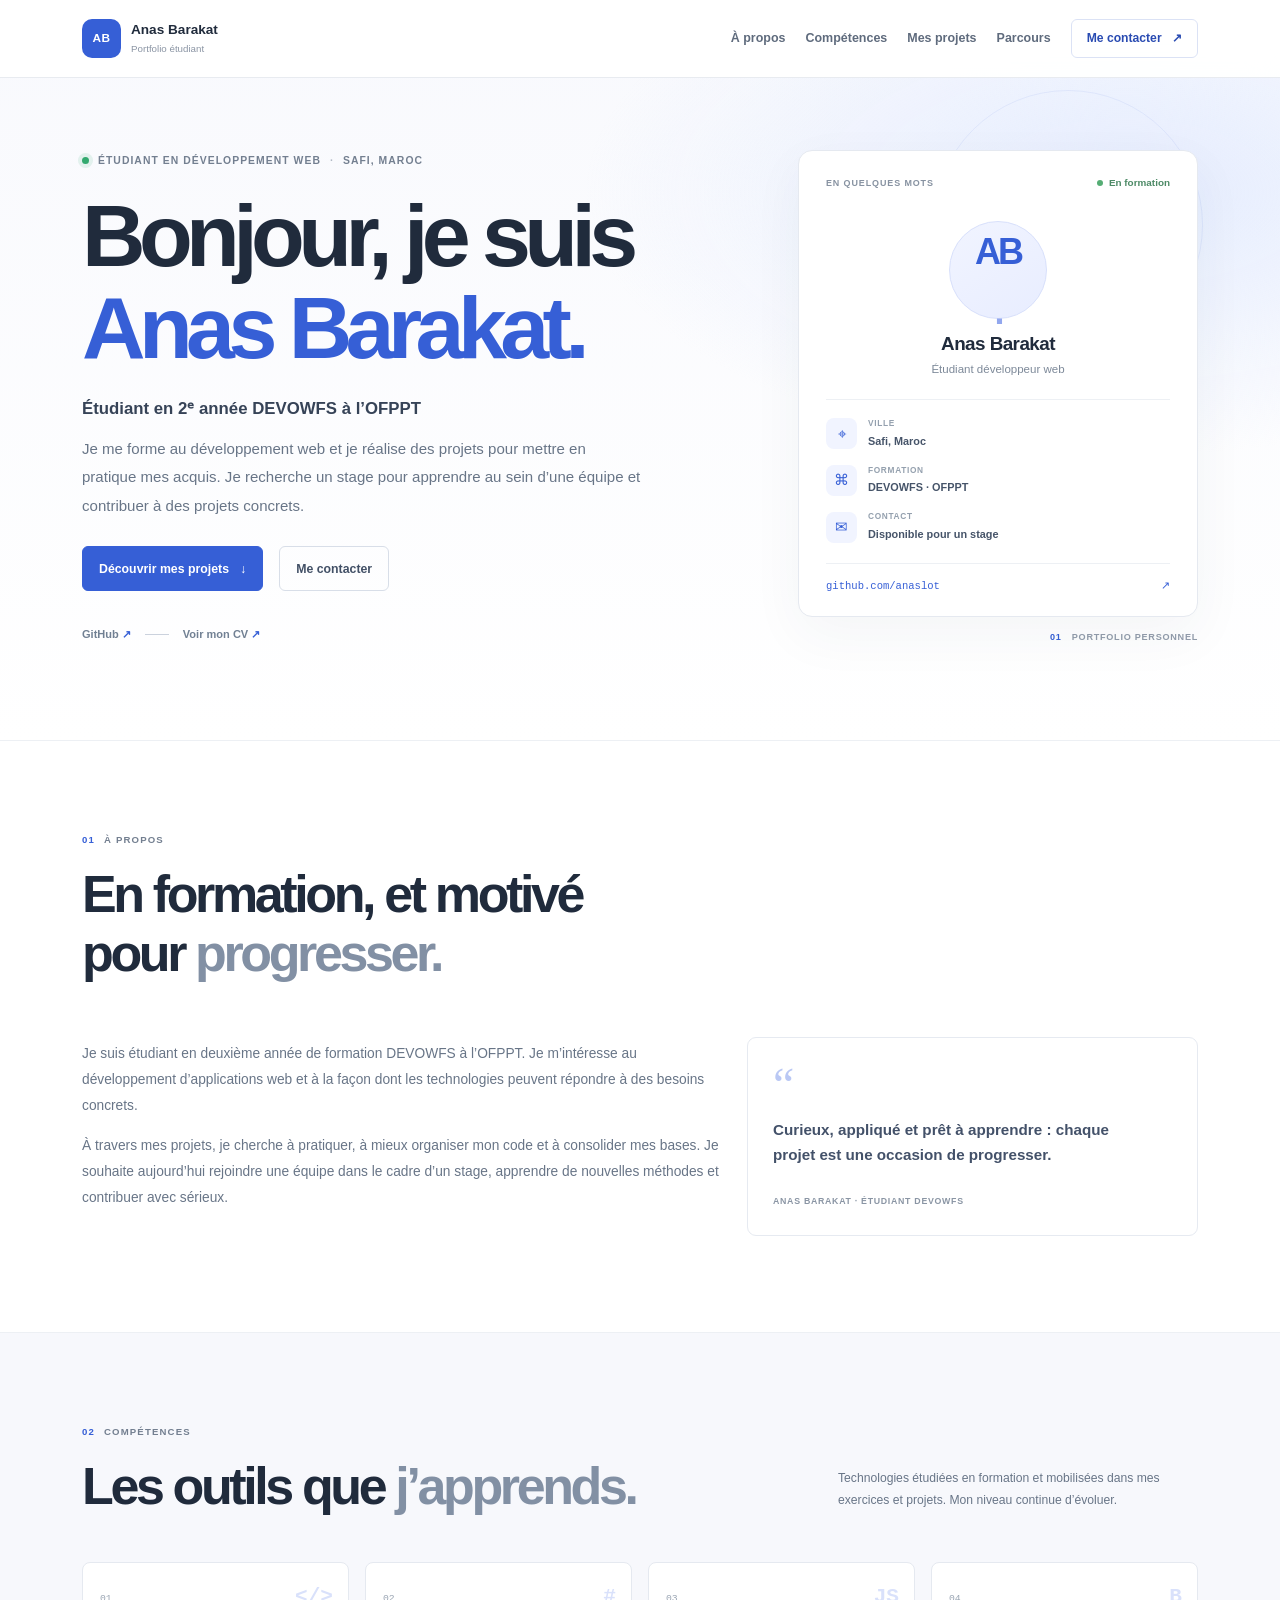
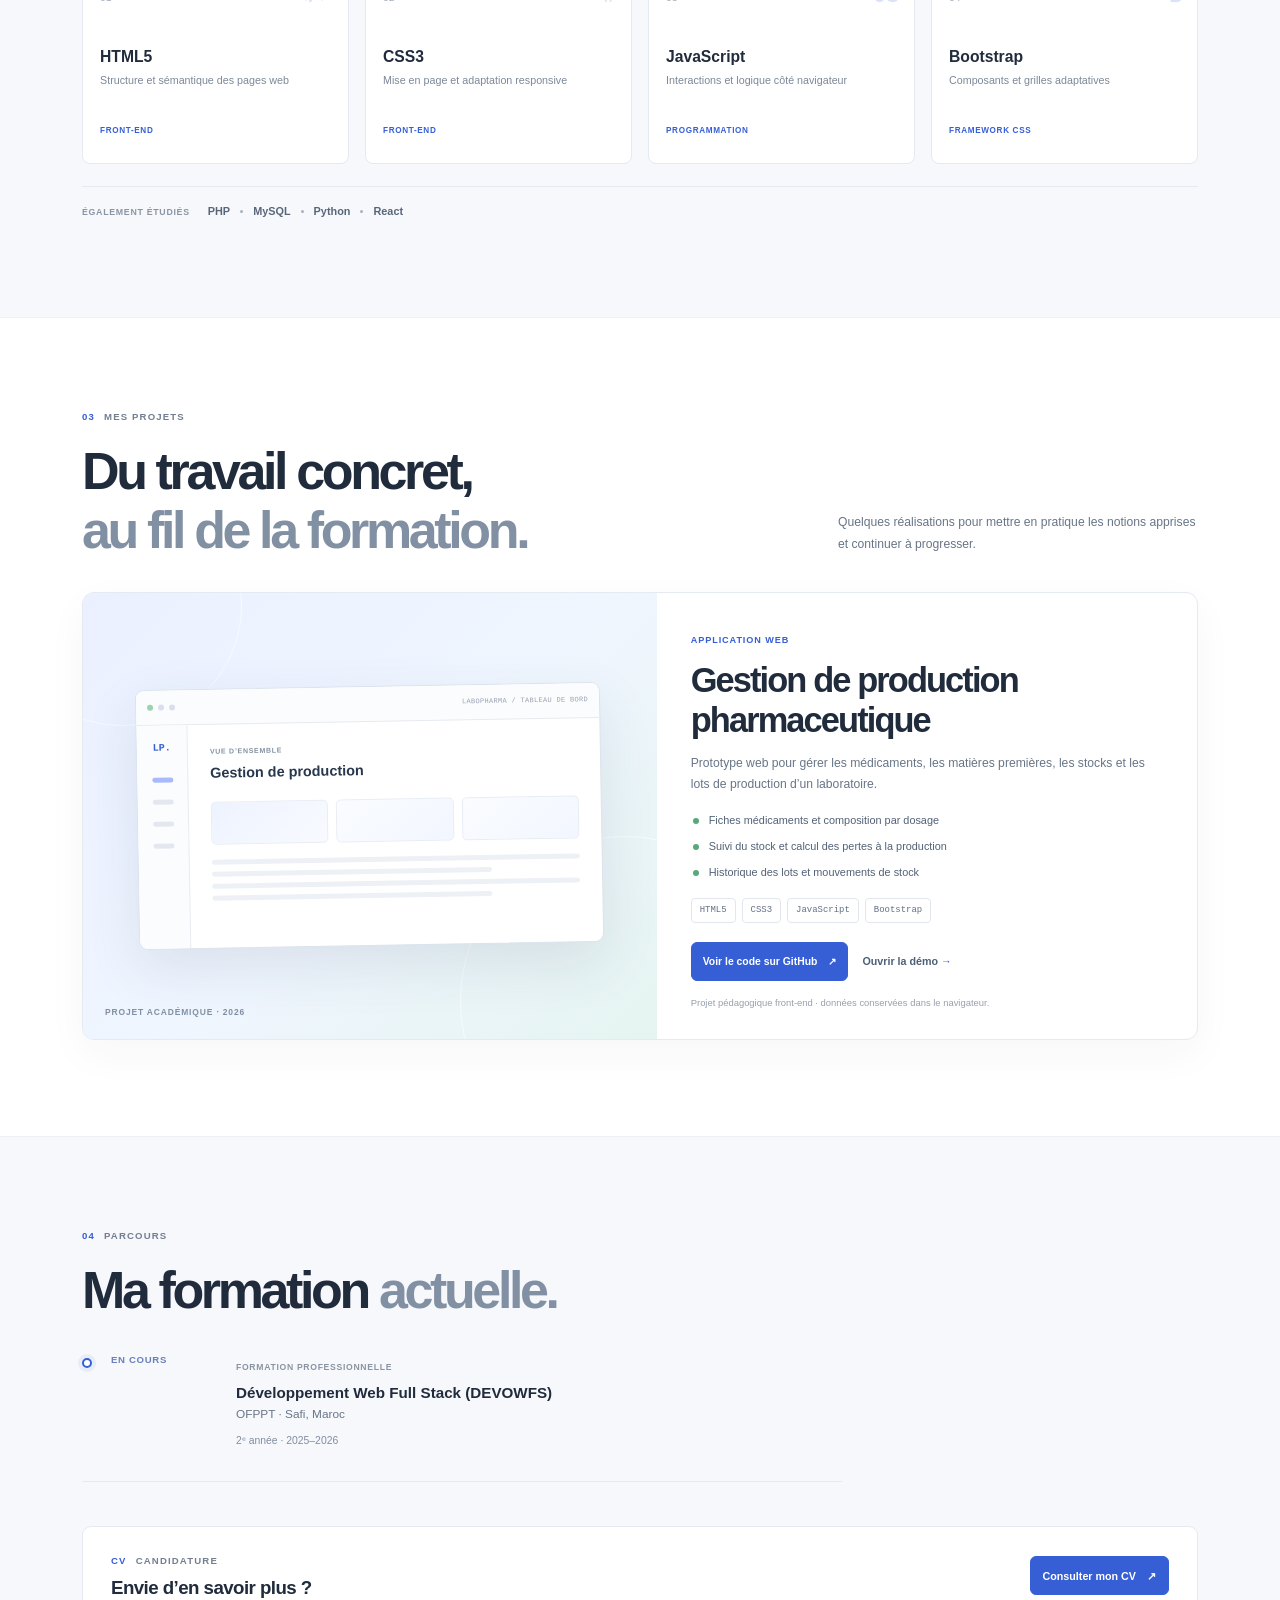
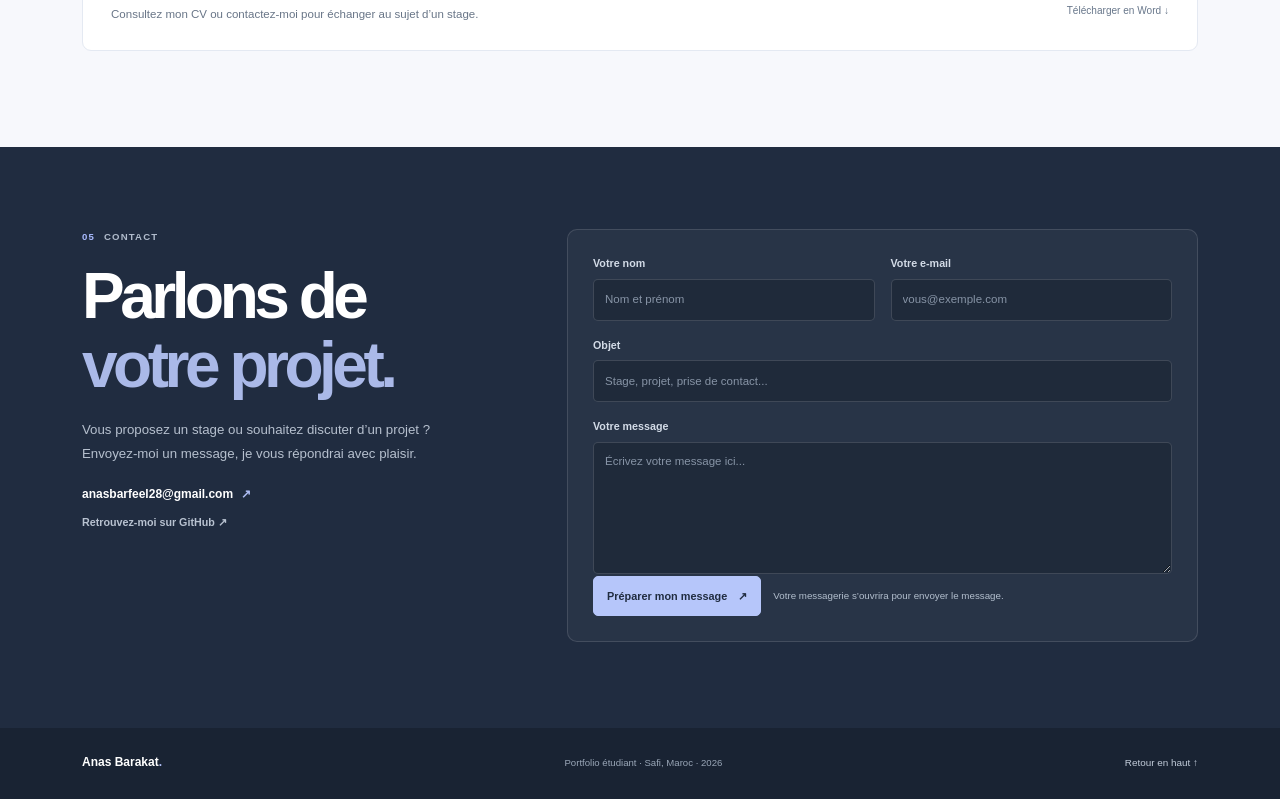
<file: index.html>
<!doctype html>
<html lang="fr">
<head>
  <meta charset="utf-8">
  <meta name="viewport" content="width=device-width, initial-scale=1">
  <meta name="theme-color" content="#f7f8fc">
  <meta name="description" content="Portfolio d’Anas Barakat, étudiant en développement web à l’OFPPT à Safi. Découvrez ses compétences, son parcours et ses projets.">
  <title>Anas Barakat — Étudiant en développement web</title>
  <link rel="preconnect" href="https://cdn.jsdelivr.net">
  <link href="https://cdn.jsdelivr.net/npm/bootstrap@5.3.3/dist/css/bootstrap.min.css" rel="stylesheet">
  <link rel="stylesheet" href="style.css">
</head>
<body>
  <a class="skip-link" href="#contenu">Aller au contenu</a>

  <nav class="navbar navbar-expand-lg fixed-top site-navbar" aria-label="Navigation principale">
    <div class="container">
      <a class="navbar-brand brand" href="#accueil" aria-label="Anas Barakat, accueil">
        <span class="brand-mark">AB</span>
        <span>Anas Barakat<small>Portfolio étudiant</small></span>
      </a>
      <button class="navbar-toggler" type="button" data-bs-toggle="collapse" data-bs-target="#mainNavigation" aria-controls="mainNavigation" aria-expanded="false" aria-label="Ouvrir le menu">
        <span class="navbar-toggler-icon"></span>
      </button>
      <div class="collapse navbar-collapse" id="mainNavigation">
        <ul class="navbar-nav ms-auto align-items-lg-center gap-lg-1">
          <li class="nav-item"><a class="nav-link" href="#apropos">À propos</a></li>
          <li class="nav-item"><a class="nav-link" href="#competences">Compétences</a></li>
          <li class="nav-item"><a class="nav-link" href="#projets">Mes projets</a></li>
          <li class="nav-item"><a class="nav-link" href="#parcours">Parcours</a></li>
          <li class="nav-item ms-lg-2"><a class="btn btn-nav" href="#contact">Me contacter <span aria-hidden="true">↗</span></a></li>
        </ul>
      </div>
    </div>
  </nav>

  <main id="contenu">
    <section class="hero-section" id="accueil">
      <div class="container">
        <div class="row align-items-center gy-5">
          <div class="col-lg-7">
            <p class="eyebrow"><span class="availability-dot"></span> ÉTUDIANT EN DÉVELOPPEMENT WEB <span class="eyebrow-divider">·</span> SAFI, MAROC</p>
            <h1>Bonjour, je suis<br><span class="hero-name">Anas Barakat.</span></h1>
            <p class="hero-subtitle">Étudiant en 2ᵉ année DEVOWFS à l’OFPPT</p>
            <p class="hero-description">Je me forme au développement web et je réalise des projets pour mettre en pratique mes acquis. Je recherche un stage pour apprendre au sein d’une équipe et contribuer à des projets concrets.</p>
            <div class="d-flex flex-wrap gap-3 hero-actions">
              <a class="btn btn-primary-custom" href="#projets">Découvrir mes projets <span aria-hidden="true">↓</span></a>
              <a class="btn btn-outline-custom" href="#contact">Me contacter</a>
            </div>
            <div class="hero-social">
              <a href="https://github.com/anaslot" target="_blank" rel="noopener noreferrer">GitHub <span aria-hidden="true">↗</span></a>
              <span class="social-separator"></span>
              <a href="CV_AnasBarakat.pdf" target="_blank" rel="noopener noreferrer">Voir mon CV <span aria-hidden="true">↗</span></a>
            </div>
          </div>
          <div class="col-lg-5">
            <div class="profile-card">
              <div class="profile-card-top"><span class="profile-label">EN QUELQUES MOTS</span><span class="profile-status"><i></i> En formation</span></div>
              <div class="profile-avatar" aria-hidden="true">AB<span>.</span></div>
              <h2>Anas Barakat</h2>
              <p>Étudiant développeur web</p>
              <div class="profile-divider"></div>
              <div class="profile-details">
                <div><span class="detail-icon" aria-hidden="true">⌖</span><span><small>VILLE</small><b>Safi, Maroc</b></span></div>
                <div><span class="detail-icon" aria-hidden="true">⌘</span><span><small>FORMATION</small><b>DEVOWFS · OFPPT</b></span></div>
                <div><span class="detail-icon" aria-hidden="true">✉</span><span><small>CONTACT</small><b>Disponible pour un stage</b></span></div>
              </div>
              <a class="profile-github" href="https://github.com/anaslot" target="_blank" rel="noopener noreferrer">github.com/anaslot <span aria-hidden="true">↗</span></a>
            </div>
            <p class="profile-caption"><span>01</span> PORTFOLIO PERSONNEL</p>
          </div>
        </div>
      </div>
    </section>

    <section class="section-block" id="apropos">
      <div class="container">
        <div class="section-heading">
          <p class="section-kicker"><span>01</span> À PROPOS</p>
          <h2>En formation, et motivé<br>pour <span>progresser.</span></h2>
        </div>
        <div class="row g-4 about-row">
          <div class="col-lg-7">
            <div class="about-copy">
              <p>Je suis étudiant en deuxième année de formation DEVOWFS à l’OFPPT. Je m’intéresse au développement d’applications web et à la façon dont les technologies peuvent répondre à des besoins concrets.</p>
              <p>À travers mes projets, je cherche à pratiquer, à mieux organiser mon code et à consolider mes bases. Je souhaite aujourd’hui rejoindre une équipe dans le cadre d’un stage, apprendre de nouvelles méthodes et contribuer avec sérieux.</p>
            </div>
          </div>
          <div class="col-lg-5">
            <div class="about-note">
              <span class="note-mark" aria-hidden="true">“</span>
              <p>Curieux, appliqué et prêt à apprendre : chaque projet est une occasion de progresser.</p>
              <span class="note-caption">ANAS BARAKAT · ÉTUDIANT DEVOWFS</span>
            </div>
          </div>
        </div>
      </div>
    </section>

    <section class="section-block section-tinted" id="competences">
      <div class="container">
        <div class="section-heading section-heading-row">
          <div><p class="section-kicker"><span>02</span> COMPÉTENCES</p><h2>Les outils que <span>j’apprends.</span></h2></div>
          <p class="section-aside">Technologies étudiées en formation et mobilisées dans mes exercices et projets. Mon niveau continue d’évoluer.</p>
        </div>
        <div class="row g-3 skills-grid">
          <div class="col-6 col-lg-3"><article class="skill-card"><span class="skill-number">01</span><span class="skill-symbol" aria-hidden="true">&lt;/&gt;</span><h3>HTML5</h3><p>Structure et sémantique des pages web</p><span class="skill-category">FRONT-END</span></article></div>
          <div class="col-6 col-lg-3"><article class="skill-card"><span class="skill-number">02</span><span class="skill-symbol" aria-hidden="true">#</span><h3>CSS3</h3><p>Mise en page et adaptation responsive</p><span class="skill-category">FRONT-END</span></article></div>
          <div class="col-6 col-lg-3"><article class="skill-card"><span class="skill-number">03</span><span class="skill-symbol" aria-hidden="true">JS</span><h3>JavaScript</h3><p>Interactions et logique côté navigateur</p><span class="skill-category">PROGRAMMATION</span></article></div>
          <div class="col-6 col-lg-3"><article class="skill-card"><span class="skill-number">04</span><span class="skill-symbol" aria-hidden="true">B</span><h3>Bootstrap</h3><p>Composants et grilles adaptatives</p><span class="skill-category">FRAMEWORK CSS</span></article></div>
        </div>
        <div class="other-skills"><span>ÉGALEMENT ÉTUDIÉS</span><p>PHP <i></i> MySQL <i></i> Python <i></i> React</p></div>
      </div>
    </section>

    <section class="section-block" id="projets">
      <div class="container">
        <div class="section-heading section-heading-row">
          <div><p class="section-kicker"><span>03</span> MES PROJETS</p><h2>Du travail concret,<br><span>au fil de la formation.</span></h2></div>
          <p class="section-aside">Quelques réalisations pour mettre en pratique les notions apprises et continuer à progresser.</p>
        </div>
        <article class="project-card">
          <div class="project-visual">
            <div class="project-browser">
              <div class="browser-bar"><span></span><span></span><span></span><i>LABOPHARMA / TABLEAU DE BORD</i></div>
              <div class="browser-content">
                <div class="browser-sidebar"><b>LP.</b><span></span><span></span><span></span><span></span></div>
                <div class="browser-main"><small>VUE D’ENSEMBLE</small><strong>Gestion de production</strong><div class="browser-stat-row"><i></i><i></i><i></i></div><div class="browser-table"><span></span><span></span><span></span><span></span></div></div>
              </div>
            </div>
            <span class="project-visual-caption">PROJET ACADÉMIQUE · 2026</span>
          </div>
          <div class="project-content">
            <span class="project-type">APPLICATION WEB</span>
            <h3>Gestion de production<br>pharmaceutique</h3>
            <p>Prototype web pour gérer les médicaments, les matières premières, les stocks et les lots de production d’un laboratoire.</p>
            <ul class="project-points">
              <li>Fiches médicaments et composition par dosage</li>
              <li>Suivi du stock et calcul des pertes à la production</li>
              <li>Historique des lots et mouvements de stock</li>
            </ul>
            <div class="project-tags"><span>HTML5</span><span>CSS3</span><span>JavaScript</span><span>Bootstrap</span></div>
            <div class="project-links">
              <a class="btn btn-primary-custom" href="https://github.com/anaslot/Labo-Pharmacie" target="_blank" rel="noopener noreferrer">Voir le code sur GitHub <span aria-hidden="true">↗</span></a>
              <a class="project-demo-link" href="index2.html">Ouvrir la démo <span aria-hidden="true">→</span></a>
            </div>
            <p class="project-note">Projet pédagogique front-end · données conservées dans le navigateur.</p>
          </div>
        </article>
      </div>
    </section>

    <section class="section-block section-tinted" id="parcours">
      <div class="container">
        <div class="section-heading">
          <p class="section-kicker"><span>04</span> PARCOURS</p>
          <h2>Ma formation <span>actuelle.</span></h2>
        </div>
        <div class="education-item">
          <span class="education-dot" aria-hidden="true"></span>
          <div class="education-date">EN COURS</div>
          <div class="education-content"><span class="education-label">FORMATION PROFESSIONNELLE</span><h3>Développement Web Full Stack (DEVOWFS)</h3><p>OFPPT · Safi, Maroc</p><span class="education-year">2ᵉ année · 2025–2026</span></div>
        </div>
        <div class="cv-callout">
          <div><span class="section-kicker"><span>CV</span> CANDIDATURE</span><h3>Envie d’en savoir plus ?</h3><p>Consultez mon CV ou contactez-moi pour échanger au sujet d’un stage.</p></div>
          <div class="cv-actions"><a class="btn btn-primary-custom" href="CV_AnasBarakat.pdf" target="_blank" rel="noopener noreferrer">Consulter mon CV <span aria-hidden="true">↗</span></a><a class="cv-download" href="CV_AnasBarakat.docx" download>Télécharger en Word ↓</a></div>
        </div>
      </div>
    </section>

    <section class="contact-section" id="contact">
      <div class="container">
        <div class="row g-5">
          <div class="col-lg-5 contact-intro">
            <p class="section-kicker section-kicker-light"><span>05</span> CONTACT</p>
            <h2>Parlons de<br><span>votre projet.</span></h2>
            <p>Vous proposez un stage ou souhaitez discuter d’un projet ? Envoyez-moi un message, je vous répondrai avec plaisir.</p>
            <a class="contact-email" href="mailto:anasbarfeel28@gmail.com">anasbarfeel28@gmail.com <span aria-hidden="true">↗</span></a>
            <a class="contact-github" href="https://github.com/anaslot" target="_blank" rel="noopener noreferrer">Retrouvez-moi sur GitHub ↗</a>
          </div>
          <div class="col-lg-7">
            <form class="contact-form" id="contact-form">
              <div class="row g-3">
                <div class="col-md-6"><label for="contact-name">Votre nom</label><input class="form-control" id="contact-name" name="name" autocomplete="name" required maxlength="80" placeholder="Nom et prénom"></div>
                <div class="col-md-6"><label for="contact-email">Votre e-mail</label><input class="form-control" id="contact-email" name="email" type="email" autocomplete="email" required maxlength="120" placeholder="vous@exemple.com"></div>
                <div class="col-12"><label for="contact-subject">Objet</label><input class="form-control" id="contact-subject" name="subject" required maxlength="120" placeholder="Stage, projet, prise de contact..."></div>
                <div class="col-12"><label for="contact-message">Votre message</label><textarea class="form-control" id="contact-message" name="message" rows="5" required maxlength="3000" placeholder="Écrivez votre message ici..."></textarea></div>
                <div class="col-12 contact-submit-row"><button class="btn btn-submit" type="submit">Préparer mon message <span aria-hidden="true">↗</span></button><p id="form-status" class="form-status" role="status">Votre messagerie s’ouvrira pour envoyer le message.</p></div>
              </div>
            </form>
          </div>
        </div>
      </div>
    </section>
  </main>

  <footer class="site-footer">
    <div class="container footer-inner">
      <a class="footer-brand" href="#accueil">Anas Barakat<span>.</span></a>
      <p>Portfolio étudiant · Safi, Maroc · <span id="year"></span></p>
      <a href="#accueil">Retour en haut ↑</a>
    </div>
  </footer>

  <script src="https://cdn.jsdelivr.net/npm/bootstrap@5.3.3/dist/js/bootstrap.bundle.min.js"></script>
  <script src="script.js"></script>
</body>
</html>
</file>
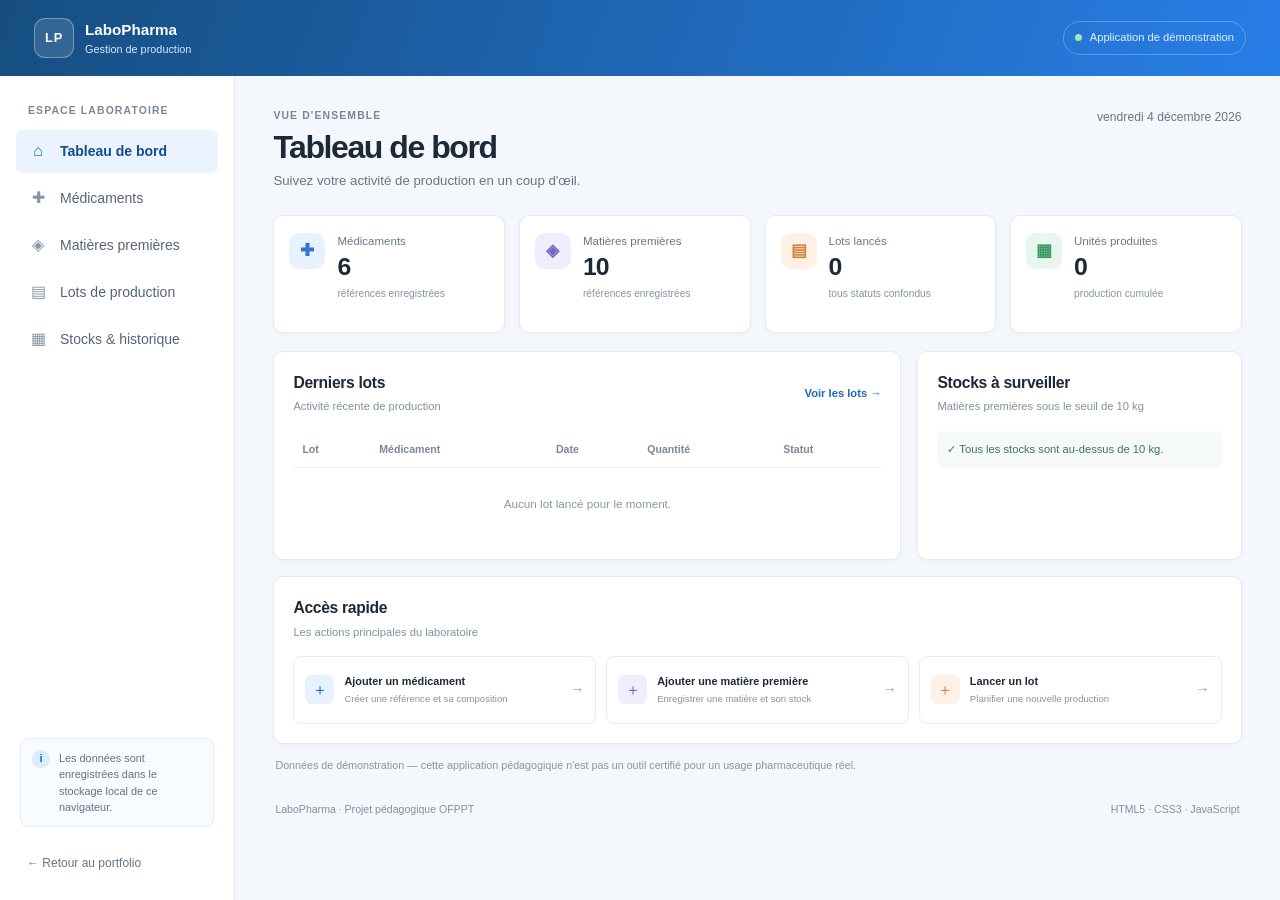
<file: index2.html>
<!doctype html>
<html lang="fr">
<head>
  <meta charset="utf-8">
  <meta name="viewport" content="width=device-width, initial-scale=1">
  <meta name="theme-color" content="#1767bb">
  <meta name="description" content="Application de démonstration pour la gestion des médicaments, des matières premières, des stocks et des lots de production d'un laboratoire pharmaceutique.">
  <title>LaboPharma — Gestion de production</title>
  <link rel="stylesheet" href="style2.css">
  <script src="script2.js" defer></script>
</head>
<body>
  <header class="site-header">
    <div class="header-content">
      <a class="brand" href="#accueil" aria-label="LaboPharma, accueil">
        <span class="brand-mark" aria-hidden="true">LP</span>
        <span><strong>LaboPharma</strong><small>Gestion de production</small></span>
      </a>
      <span class="demo-badge"><span></span> Application de démonstration</span>
    </div>
  </header>

  <div class="app-layout">
    <aside class="sidebar" aria-label="Navigation de l'application">
      <p class="nav-label">ESPACE LABORATOIRE</p>
      <nav class="main-nav">
        <button class="nav-link is-active" type="button" data-view="dashboard" aria-current="page"><span aria-hidden="true">⌂</span> Tableau de bord</button>
        <button class="nav-link" type="button" data-view="medicaments"><span aria-hidden="true">✚</span> Médicaments</button>
        <button class="nav-link" type="button" data-view="matieres"><span aria-hidden="true">◈</span> Matières premières</button>
        <button class="nav-link" type="button" data-view="production"><span aria-hidden="true">▤</span> Lots de production</button>
        <button class="nav-link" type="button" data-view="stocks"><span aria-hidden="true">▦</span> Stocks & historique</button>
      </nav>
      <div class="sidebar-note">
        <span class="note-icon" aria-hidden="true">i</span>
        <p>Les données sont enregistrées dans le stockage local de ce navigateur.</p>
      </div>
      <a class="portfolio-link" href="../index.html">← Retour au portfolio</a>
    </aside>

    <main class="main-content" id="contenu">
      <section class="view is-visible" id="view-dashboard" aria-labelledby="page-title">
        <div class="page-heading">
          <div><p class="eyebrow">VUE D'ENSEMBLE</p><h1 id="page-title">Tableau de bord</h1><p class="heading-copy">Suivez votre activité de production en un coup d'œil.</p></div>
          <span class="today-label" id="today-label"></span>
        </div>
        <div class="stat-grid">
          <article class="stat-card"><span class="stat-icon blue" aria-hidden="true">✚</span><div><p>Médicaments</p><strong id="stat-medicaments">0</strong><small>références enregistrées</small></div></article>
          <article class="stat-card"><span class="stat-icon violet" aria-hidden="true">◈</span><div><p>Matières premières</p><strong id="stat-matieres">0</strong><small>références enregistrées</small></div></article>
          <article class="stat-card"><span class="stat-icon orange" aria-hidden="true">▤</span><div><p>Lots lancés</p><strong id="stat-lots">0</strong><small>tous statuts confondus</small></div></article>
          <article class="stat-card"><span class="stat-icon green" aria-hidden="true">▦</span><div><p>Unités produites</p><strong id="stat-unites">0</strong><small>production cumulée</small></div></article>
        </div>
        <div class="dashboard-grid">
          <section class="panel">
            <div class="panel-heading"><div><h2>Derniers lots</h2><p>Activité récente de production</p></div><button class="text-button" type="button" data-go="production">Voir les lots →</button></div>
            <div class="table-wrap"><table><thead><tr><th>Lot</th><th>Médicament</th><th>Date</th><th>Quantité</th><th>Statut</th></tr></thead><tbody id="recent-lots"></tbody></table></div>
          </section>
          <section class="panel alert-panel">
            <div class="panel-heading"><div><h2>Stocks à surveiller</h2><p>Matières premières sous le seuil de 10 kg</p></div></div>
            <div id="low-stock-list" class="low-stock-list"></div>
          </section>
        </div>
        <section class="panel quick-panel">
          <div class="panel-heading"><div><h2>Accès rapide</h2><p>Les actions principales du laboratoire</p></div></div>
          <div class="quick-actions">
            <button class="quick-action" type="button" data-go="medicaments"><span class="quick-icon">＋</span><span><b>Ajouter un médicament</b><small>Créer une référence et sa composition</small></span><span class="quick-arrow">→</span></button>
            <button class="quick-action" type="button" data-go="matieres"><span class="quick-icon violet">＋</span><span><b>Ajouter une matière première</b><small>Enregistrer une matière et son stock</small></span><span class="quick-arrow">→</span></button>
            <button class="quick-action" type="button" data-go="production"><span class="quick-icon orange">＋</span><span><b>Lancer un lot</b><small>Planifier une nouvelle production</small></span><span class="quick-arrow">→</span></button>
          </div>
        </section>
        <p class="app-disclaimer">Données de démonstration — cette application pédagogique n'est pas un outil certifié pour un usage pharmaceutique réel.</p>
      </section>

      <section class="view" id="view-medicaments" aria-labelledby="medicaments-title" hidden>
        <div class="page-heading"><div><p class="eyebrow">CATALOGUE PRODUITS</p><h1 id="medicaments-title">Gestion des médicaments</h1><p class="heading-copy">Gérez les fiches produit et les compositions de fabrication.</p></div><button class="primary-button" type="button" data-form="medicament-form">＋ Nouveau médicament</button></div>
        <section class="panel form-panel" id="medicament-form-panel" hidden>
          <div class="panel-heading"><div><h2 id="medicament-form-title">Ajouter un médicament</h2><p>Les dosages sont exprimés en grammes par unité produite.</p></div><button class="icon-button" type="button" data-cancel="medicament-form" aria-label="Fermer le formulaire">×</button></div>
          <form id="medicament-form">
            <input type="hidden" name="editingId">
            <div class="form-grid">
              <label>Code de référence<input name="code" required maxlength="20" placeholder="Ex. MED007"></label>
              <label>Désignation<input name="name" required maxlength="80" placeholder="Ex. Paracétamol 500 mg"></label>
              <label>Forme galénique<select name="form" required><option value="">Choisir une forme</option><option>Comprimé</option><option>Gélule</option><option>Sirop</option><option>Liquide</option><option>Pommade</option><option>Gel</option><option>Poudre</option><option>Injectable</option><option>Autre</option></select></label>
              <label>Prix public (MAD)<input name="ppm" type="number" min="0" step="0.01" required placeholder="0,00"></label>
              <label class="full-field">Descriptif thérapeutique<textarea name="description" rows="2" maxlength="240" placeholder="Description du médicament"></textarea></label>
            </div>
            <div class="recipe-heading"><div><h3>Composition du médicament</h3><p>Ajoutez les matières premières, le dosage unitaire et le taux de perte.</p></div><button class="secondary-button" type="button" id="add-ingredient">＋ Ajouter une matière</button></div>
            <div id="recipe-rows" class="recipe-rows"></div>
            <div class="form-actions"><button class="secondary-button" type="button" data-cancel="medicament-form">Annuler</button><button class="primary-button" type="submit">Enregistrer le médicament</button></div>
          </form>
        </section>
        <section class="panel">
          <div class="panel-heading list-heading"><div><h2>Liste des médicaments</h2><p id="medicament-count">0 référence</p></div><label class="search-box"><span aria-hidden="true">⌕</span><input id="medicament-search" type="search" placeholder="Rechercher..." aria-label="Rechercher un médicament"></label></div>
          <div class="table-wrap"><table><thead><tr><th>Référence</th><th>Désignation</th><th>Forme</th><th>PPM (MAD)</th><th>Composition</th><th>Actions</th></tr></thead><tbody id="medicament-rows"></tbody></table></div>
        </section>
      </section>

      <section class="view" id="view-matieres" aria-labelledby="matieres-title" hidden>
        <div class="page-heading"><div><p class="eyebrow">APPROVISIONNEMENT</p><h1 id="matieres-title">Matières premières</h1><p class="heading-copy">Suivez les matières premières disponibles et leur provenance.</p></div><button class="primary-button" type="button" data-form="matiere-form">＋ Nouvelle matière</button></div>
        <section class="panel form-panel" id="matiere-form-panel" hidden>
          <div class="panel-heading"><div><h2 id="matiere-form-title">Ajouter une matière première</h2><p>Les quantités sont suivies en kilogrammes (kg).</p></div><button class="icon-button" type="button" data-cancel="matiere-form" aria-label="Fermer le formulaire">×</button></div>
          <form id="matiere-form">
            <input type="hidden" name="editingId">
            <div class="form-grid">
              <label>Code de référence<input name="code" required maxlength="20" placeholder="Ex. MP011"></label>
              <label>Intitulé<input name="name" required maxlength="80" placeholder="Nom de la matière première"></label>
              <label>Provenance<select name="origin" required><option value="Locale">Locale</option><option value="Importée">Importée</option></select></label>
              <label>Stock disponible (kg)<input name="stock" type="number" min="0" step="0.001" required placeholder="0"></label>
            </div>
            <div class="form-actions"><button class="secondary-button" type="button" data-cancel="matiere-form">Annuler</button><button class="primary-button" type="submit">Enregistrer la matière</button></div>
          </form>
        </section>
        <section class="panel">
          <div class="panel-heading list-heading"><div><h2>Inventaire des matières</h2><p id="matiere-count">0 références</p></div><label class="search-box"><span aria-hidden="true">⌕</span><input id="matiere-search" type="search" placeholder="Rechercher..." aria-label="Rechercher une matière première"></label></div>
          <div class="table-wrap"><table><thead><tr><th>Référence</th><th>Intitulé</th><th>Provenance</th><th>Stock disponible</th><th>Actions</th></tr></thead><tbody id="matiere-rows"></tbody></table></div>
        </section>
      </section>

      <section class="view" id="view-production" aria-labelledby="production-title" hidden>
        <div class="page-heading"><div><p class="eyebrow">FABRICATION</p><h1 id="production-title">Lots de production</h1><p class="heading-copy">Lancez un lot et déduisez automatiquement les matières du stock.</p></div></div>
        <section class="panel form-panel">
          <div class="panel-heading"><div><h2>Lancer un nouveau lot</h2><p>La composition et les pertes déterminent les quantités consommées.</p></div></div>
          <form id="production-form">
            <div class="form-grid">
              <label>Médicament à produire<select name="medicationId" id="production-medication" required></select></label>
              <label>Date de lancement<input name="date" type="date" required></label>
              <label>Quantité à produire (unités)<input name="quantity" type="number" min="1" step="1" required placeholder="Ex. 500"></label>
            </div>
            <div id="production-preview" class="production-preview" aria-live="polite"></div>
            <div class="form-actions"><span class="form-hint">Le lancement consomme les matières premières immédiatement.</span><button class="primary-button" type="submit">Lancer le lot</button></div>
          </form>
        </section>
        <section class="panel">
          <div class="panel-heading list-heading"><div><h2>Historique des lots</h2><p id="lot-count">0 lots</p></div><label class="search-box"><span aria-hidden="true">⌕</span><input id="lot-search" type="search" placeholder="Rechercher..." aria-label="Rechercher un lot"></label></div>
          <div class="table-wrap"><table><thead><tr><th>N° du lot</th><th>Médicament</th><th>Date</th><th>Quantité</th><th>Statut</th><th>Actions</th></tr></thead><tbody id="lot-rows"></tbody></table></div>
        </section>
      </section>

      <section class="view" id="view-stocks" aria-labelledby="stocks-title" hidden>
        <div class="page-heading"><div><p class="eyebrow">SUIVI DES QUANTITÉS</p><h1 id="stocks-title">Stocks & historique</h1><p class="heading-copy">Consultez les stocks disponibles et les mouvements enregistrés.</p></div><button class="secondary-button" type="button" id="export-history">Exporter l'historique CSV</button></div>
        <section class="panel">
          <div class="panel-heading list-heading"><div><h2>Stock des matières premières</h2><p>Les seuils d'alerte sont fixés à 10 kg.</p></div></div>
          <div class="table-wrap"><table><thead><tr><th>Référence</th><th>Matière première</th><th>Stock disponible</th><th>Niveau</th></tr></thead><tbody id="stock-material-rows"></tbody></table></div>
        </section>
        <section class="panel">
          <div class="panel-heading list-heading"><div><h2>Stock des médicaments</h2><p>Quantité cumulée issue des lots lancés.</p></div></div>
          <div class="table-wrap"><table><thead><tr><th>Référence</th><th>Médicament</th><th>Unités en stock</th><th>Forme</th></tr></thead><tbody id="stock-medication-rows"></tbody></table></div>
        </section>
        <section class="panel">
          <div class="panel-heading list-heading"><div><h2>Historique des mouvements</h2><p id="movement-count">0 mouvements</p></div></div>
          <div class="table-wrap"><table><thead><tr><th>Date</th><th>Type</th><th>Référence</th><th>Détail</th><th>Variation</th></tr></thead><tbody id="movement-rows"></tbody></table></div>
        </section>
      </section>
      <div class="toast" id="toast" role="status" aria-live="polite"></div>
      <footer class="main-footer"><span>LaboPharma <span aria-hidden="true">·</span> Projet pédagogique OFPPT</span><span>HTML5 · CSS3 · JavaScript</span></footer>
    </main>
  </div>
</body>
</html>
</file>
<file: style.css>
:root {
  --ink: #202b3c;
  --muted: #687587;
  --soft-muted: #8a95a4;
  --line: #e7eaf0;
  --paper: #fff;
  --canvas: #f7f8fc;
  --blue: #365fd6;
  --blue-dark: #294bb2;
  --blue-soft: #eef2ff;
  --mint: #c8f2df;
  --nav-height: 78px;
}

* { box-sizing: border-box; }
html { scroll-behavior: smooth; scroll-padding-top: calc(var(--nav-height) + 18px); }
body { margin: 0; background: var(--paper); color: var(--ink); font-family: "Segoe UI", Inter, -apple-system, BlinkMacSystemFont, sans-serif; line-height: 1.65; -webkit-font-smoothing: antialiased; }
a { color: inherit; }
a:focus-visible, button:focus-visible, input:focus-visible, textarea:focus-visible { outline: 3px solid #8ca9ff; outline-offset: 3px; }
.skip-link { position: absolute; z-index: 1050; top: 8px; left: 8px; padding: 8px 12px; transform: translateY(-150%); border-radius: 5px; background: var(--ink); color: white; text-decoration: none; }
.skip-link:focus { transform: translateY(0); }

.site-navbar { min-height: var(--nav-height); border-bottom: 1px solid #e8ebf0; background: rgba(255, 255, 255, .94); backdrop-filter: blur(14px); }
.brand { display: inline-flex; align-items: center; gap: 10px; color: var(--ink); font-size: .85rem; font-weight: 750; line-height: 1.2; }
.brand:hover { color: var(--ink); }
.brand-mark { display: grid; width: 39px; height: 39px; place-items: center; border-radius: 10px; background: var(--blue); color: white; font-size: .74rem; font-weight: 800; letter-spacing: .04em; }
.brand small { display: block; margin-top: 4px; color: #8b95a4; font-size: .61rem; font-weight: 500; }
.site-navbar .nav-link { padding: 10px 12px; color: #5f6b7d; font-size: .78rem; font-weight: 600; transition: color .18s ease; }
.site-navbar .nav-link:hover, .site-navbar .nav-link:focus { color: var(--blue); }
.btn-nav { padding: 9px 15px; border: 1px solid #dbe2f5; border-radius: 6px; color: var(--blue-dark); font-size: .76rem; font-weight: 700; }
.btn-nav:hover { border-color: var(--blue); background: var(--blue-soft); color: var(--blue-dark); }
.btn-nav span { margin-left: 7px; }

.hero-section { position: relative; overflow: hidden; padding: 150px 0 95px; background: radial-gradient(ellipse at 88% 26%, rgba(214, 226, 255, .58), transparent 34%), linear-gradient(180deg, #f8f9fd 0%, #fff 100%); }
.hero-section::before { position: absolute; top: 90px; right: 6%; width: 270px; height: 270px; border: 1px solid rgba(54, 95, 214, .08); border-radius: 50%; content: ""; pointer-events: none; }
.hero-section .container { position: relative; }
.eyebrow, .section-kicker { display: flex; align-items: center; gap: 9px; margin: 0 0 21px; color: #737f90; font-size: .65rem; font-weight: 750; letter-spacing: .1em; }
.availability-dot { width: 7px; height: 7px; border-radius: 50%; background: #33a96f; box-shadow: 0 0 0 4px #33a96f1d; }
.eyebrow-divider { color: #b2bac5; }
.hero-section h1 { margin: 0; font-size: clamp(3.2rem, 7vw, 5.5rem); font-weight: 750; letter-spacing: -.075em; line-height: 1.05; }
.hero-name { color: var(--blue); }
.hero-subtitle { margin: 20px 0 0; color: #364357; font-size: 1.05rem; font-weight: 650; }
.hero-description { max-width: 560px; margin: 12px 0 0; color: var(--muted); font-size: .94rem; line-height: 1.9; }
.hero-actions { margin-top: 26px; }
.btn-primary-custom { display: inline-flex; min-height: 45px; align-items: center; justify-content: center; gap: 11px; padding: 10px 16px; border: 1px solid var(--blue); border-radius: 6px; background: var(--blue); color: white; font-size: .77rem; font-weight: 700; transition: background .2s, border-color .2s, transform .2s; }
.btn-primary-custom:hover { transform: translateY(-1px); border-color: var(--blue-dark); background: var(--blue-dark); color: white; }
.btn-outline-custom { display: inline-flex; min-height: 45px; align-items: center; justify-content: center; padding: 10px 16px; border: 1px solid #d8dee8; border-radius: 6px; color: #425066; font-size: .77rem; font-weight: 700; }
.btn-outline-custom:hover { border-color: var(--blue); background: white; color: var(--blue); }
.hero-social { display: flex; align-items: center; gap: 14px; margin-top: 34px; color: #718093; font-size: .69rem; font-weight: 700; }
.hero-social a { text-decoration: none; }
.hero-social a:hover { color: var(--blue); }
.hero-social a span { color: var(--blue); }
.social-separator { width: 24px; height: 1px; background: #cbd2dd; }
.profile-card { position: relative; max-width: 400px; margin-left: auto; padding: 24px 27px 21px; border: 1px solid #e5e9f0; border-radius: 14px; background: white; box-shadow: 0 18px 54px #2438580c; }
.profile-card-top { display: flex; align-items: center; justify-content: space-between; gap: 10px; }
.profile-label { color: #8792a1; font-size: .56rem; font-weight: 750; letter-spacing: .1em; }
.profile-status { display: inline-flex; align-items: center; gap: 6px; color: #4d8a66; font-size: .62rem; font-weight: 650; }
.profile-status i { width: 6px; height: 6px; border-radius: 50%; background: #55ad74; }
.profile-avatar { display: grid; width: 98px; height: 98px; place-items: center; margin: 30px auto 14px; border: 1px solid #d8e0fb; border-radius: 50%; background: linear-gradient(145deg, #f1f4ff, #e8edff); color: var(--blue); font-size: 2.25rem; font-weight: 750; letter-spacing: -.08em; }
.profile-avatar span { color: #92a7ee; }
.profile-card h2 { margin: 0; text-align: center; font-size: 1.18rem; font-weight: 700; letter-spacing: -.03em; }
.profile-card>p { margin: 4px 0 0; color: #7d8999; text-align: center; font-size: .72rem; }
.profile-divider { height: 1px; margin: 20px 0 17px; background: #edf0f4; }
.profile-details { display: grid; gap: 13px; }
.profile-details>div { display: flex; align-items: center; gap: 11px; }
.detail-icon { display: grid; width: 31px; height: 31px; flex: 0 0 auto; place-items: center; border-radius: 8px; background: #f1f4ff; color: var(--blue); font-size: .91rem; }
.profile-details small, .profile-details b { display: block; }
.profile-details small { color: #94a0ae; font-size: .52rem; font-weight: 700; letter-spacing: .08em; }
.profile-details b { margin-top: 2px; color: #465469; font-size: .68rem; font-weight: 650; }
.profile-github { display: flex; justify-content: space-between; margin-top: 19px; padding-top: 14px; border-top: 1px solid #edf0f4; color: var(--blue); font-family: Consolas, monospace; font-size: .66rem; text-decoration: none; }
.profile-caption { max-width: 400px; margin: 13px 0 0 auto; color: #929cab; font-size: .57rem; font-weight: 700; letter-spacing: .08em; text-align: right; }
.profile-caption span { margin-right: 7px; color: var(--blue); }

.section-block { padding: 91px 0 96px; border-top: 1px solid #edf0f4; }
.section-tinted { background: var(--canvas); }
.section-kicker { margin-bottom: 17px; font-size: .6rem; letter-spacing: .12em; }
.section-kicker>span { color: var(--blue); }
.section-heading h2 { margin: 0; font-size: clamp(2.15rem, 4.2vw, 3.25rem); font-weight: 720; letter-spacing: -.065em; line-height: 1.14; }
.section-heading h2>span { color: #8290a4; }
.about-row { margin-top: 29px; }
.about-copy { padding: 4px 0; }
.about-copy p { max-width: 650px; margin: 0 0 14px; color: var(--muted); font-size: .86rem; line-height: 1.9; }
.about-note { position: relative; height: 100%; padding: 25px 25px 22px; border: 1px solid #e6eaf1; border-radius: 9px; background: white; }
.note-mark { color: #bac8f4; font-family: Georgia, serif; font-size: 3rem; line-height: .9; }
.about-note p { max-width: 370px; margin: 8px 0 19px; color: #435169; font-size: .95rem; font-weight: 600; line-height: 1.65; }
.note-caption { color: #8a95a4; font-size: .55rem; font-weight: 700; letter-spacing: .08em; }
.section-heading-row { display: flex; align-items: end; justify-content: space-between; gap: 30px; }
.section-aside { max-width: 360px; margin: 0 0 4px; color: var(--muted); font-size: .76rem; line-height: 1.8; }
.skills-grid { margin-top: 30px; }
.skill-card { position: relative; min-height: 202px; overflow: hidden; padding: 20px 17px; border: 1px solid #e5e9f0; border-radius: 8px; background: white; transition: transform .2s, box-shadow .2s; }
.skill-card:hover { transform: translateY(-3px); box-shadow: 0 12px 28px #263c5b0b; }
.skill-number { color: #9aa5b3; font-family: Consolas, monospace; font-size: .61rem; }
.skill-symbol { position: absolute; top: 16px; right: 15px; color: #d9e1fb; font-family: Consolas, monospace; font-size: 1.32rem; font-weight: 750; }
.skill-card h3 { margin: 39px 0 5px; font-size: .98rem; font-weight: 700; }
.skill-card p { min-height: 40px; margin: 0; color: #7c8898; font-size: .67rem; line-height: 1.6; }
.skill-category { display: inline-block; margin-top: 12px; color: var(--blue); font-size: .51rem; font-weight: 750; letter-spacing: .08em; }
.other-skills { display: flex; align-items: baseline; gap: 18px; margin-top: 22px; padding-top: 16px; border-top: 1px solid #e5e9f0; }
.other-skills>span { color: #8a95a4; font-size: .55rem; font-weight: 750; letter-spacing: .08em; }
.other-skills p { display: flex; flex-wrap: wrap; align-items: center; gap: 10px; margin: 0; color: #58667a; font-size: .68rem; font-weight: 650; }
.other-skills i { width: 3px; height: 3px; border-radius: 50%; background: #a8b1bd; }

.project-card { display: grid; grid-template-columns: 1.03fr .97fr; overflow: hidden; margin-top: 32px; border: 1px solid #e5e9f0; border-radius: 12px; background: white; box-shadow: 0 14px 42px #283c5b0a; }
.project-visual { position: relative; display: flex; min-height: 395px; align-items: center; justify-content: center; overflow: hidden; padding: 36px; background: linear-gradient(135deg, #eaf0ff 0%, #f0f6ff 50%, #e5f4f1 100%); }
.project-visual::before, .project-visual::after { position: absolute; width: 240px; height: 240px; border: 1px solid #fff9; border-radius: 50%; content: ""; }
.project-visual::before { top: -107px; left: -81px; }
.project-visual::after { right: -133px; bottom: -127px; width: 330px; height: 330px; }
.project-browser { position: relative; z-index: 1; width: min(100%, 465px); overflow: hidden; border: 1px solid #dce3ed; border-radius: 9px; background: #fff; box-shadow: 0 20px 55px #293c5c1c; transform: rotate(-1deg); }
.browser-bar { display: flex; height: 35px; align-items: center; gap: 5px; padding: 0 11px; border-bottom: 1px solid #e7ebf0; background: #fbfcfe; }
.browser-bar>span { width: 6px; height: 6px; border-radius: 50%; background: #d9dfeb; }
.browser-bar>span:first-child { background: #9bd3ae; }
.browser-bar i { margin-left: auto; color: #98a3b1; font-family: Consolas, monospace; font-size: .44rem; font-style: normal; letter-spacing: .04em; }
.browser-content { display: flex; min-height: 223px; }
.browser-sidebar { display: flex; width: 51px; flex: 0 0 auto; flex-direction: column; align-items: center; gap: 17px; padding: 15px 8px; border-right: 1px solid #e8ecf2; background: #fbfcfe; }
.browser-sidebar b { margin-bottom: 3px; color: var(--blue); font-family: Consolas, monospace; font-size: .63rem; }
.browser-sidebar span { width: 21px; height: 5px; border-radius: 5px; background: #e3e8f0; }
.browser-sidebar span:first-of-type { background: #a8bafa; }
.browser-main { flex: 1; padding: 21px 22px; }
.browser-main>small { display: block; color: #8391a2; font-size: .44rem; font-weight: 750; letter-spacing: .1em; }
.browser-main>strong { display: block; margin-top: 4px; color: #27374d; font-size: .9rem; }
.browser-stat-row { display: grid; grid-template-columns: repeat(3, 1fr); gap: 8px; margin-top: 17px; }
.browser-stat-row i { height: 43px; border: 1px solid #e8edf4; border-radius: 5px; background: linear-gradient(140deg, #fafcff, #f2f6ff); }
.browser-stat-row i:first-child { background: linear-gradient(140deg, #edf3ff, #f8faff); }
.browser-table { display: grid; gap: 7px; margin-top: 15px; }
.browser-table span { height: 5px; border-radius: 4px; background: #edf0f5; }
.browser-table span:nth-child(2n) { width: 76%; }
.project-visual-caption { position: absolute; z-index: 1; bottom: 19px; left: 22px; color: #8090a4; font-size: .53rem; font-weight: 750; letter-spacing: .1em; }
.project-content { padding: 32px 34px 27px; }
.project-type { color: var(--blue); font-size: .57rem; font-weight: 750; letter-spacing: .1em; }
.project-content h3 { margin: 10px 0 12px; font-size: clamp(1.55rem, 3vw, 2.15rem); font-weight: 720; letter-spacing: -.055em; line-height: 1.15; }
.project-content>p { margin: 0; color: var(--muted); font-size: .76rem; line-height: 1.8; }
.project-points { display: grid; gap: 8px; margin: 16px 0; padding: 0; list-style: none; }
.project-points li { position: relative; padding-left: 18px; color: #526176; font-size: .68rem; }
.project-points li::before { position: absolute; top: .54em; left: 2px; width: 6px; height: 6px; border-radius: 50%; background: #57a87c; content: ""; }
.project-tags { display: flex; flex-wrap: wrap; gap: 6px; }
.project-tags span { padding: 4px 8px; border: 1px solid #e2e7ef; border-radius: 4px; color: #627086; font-family: Consolas, monospace; font-size: .56rem; }
.project-links { display: flex; flex-wrap: wrap; align-items: center; gap: 14px; margin-top: 19px; }
.project-links .btn { min-height: 39px; padding: 8px 11px; font-size: .65rem; }
.project-demo-link { color: #4d6078; font-size: .67rem; font-weight: 700; text-decoration: none; }
.project-demo-link:hover { color: var(--blue); }
.project-demo-link span { color: var(--blue); }
.project-content .project-note { margin-top: 14px; color: #96a0ad; font-size: .59rem; }

.education-item { display: grid; grid-template-columns: 14px 110px 1fr; gap: 15px; max-width: 760px; margin-top: 32px; padding-bottom: 28px; border-bottom: 1px solid #e6eaf0; }
.education-dot { width: 10px; height: 10px; margin-top: 6px; border: 2px solid var(--blue); border-radius: 50%; background: white; box-shadow: 0 0 0 4px #365fd615; }
.education-date { color: #6980bf; font-size: .6rem; font-weight: 750; letter-spacing: .07em; }
.education-label { color: #8994a3; font-size: .54rem; font-weight: 750; letter-spacing: .08em; }
.education-content h3 { margin: 6px 0 2px; font-size: .95rem; font-weight: 700; }
.education-content p { margin: 0; color: var(--muted); font-size: .74rem; }
.education-year { display: inline-block; margin-top: 8px; color: #818da0; font-size: .65rem; }
.cv-callout { display: flex; align-items: center; justify-content: space-between; gap: 22px; margin-top: 44px; padding: 26px 28px; border: 1px solid #e4e9f2; border-radius: 9px; background: white; }
.cv-callout .section-kicker { margin-bottom: 9px; }
.cv-callout h3 { margin: 0; font-size: 1.17rem; font-weight: 700; letter-spacing: -.03em; }
.cv-callout>div>p { margin: 5px 0 0; color: var(--muted); font-size: .72rem; }
.cv-actions { display: flex; flex: 0 0 auto; flex-direction: column; align-items: flex-end; gap: 8px; }
.cv-actions .btn { min-height: 39px; padding: 8px 12px; font-size: .67rem; }
.cv-download { color: #68778b; font-size: .63rem; text-decoration: none; }
.cv-download:hover { color: var(--blue); }

.contact-section { padding: 82px 0 86px; background: #202c40; color: white; }
.section-kicker-light { color: #b0bbcb; }
.section-kicker-light>span { color: #a9bbff; }
.contact-intro h2 { margin: 0; font-size: clamp(2.5rem, 5vw, 4rem); font-weight: 730; letter-spacing: -.07em; line-height: 1.08; }
.contact-intro h2 span { color: #aab9e8; }
.contact-intro>p:not(.section-kicker) { max-width: 400px; margin: 18px 0; color: #b6c0ce; font-size: .83rem; line-height: 1.85; }
.contact-email, .contact-github { display: block; width: fit-content; color: white; font-size: .75rem; font-weight: 650; text-decoration: none; }
.contact-email:hover, .contact-github:hover { color: #b9c8ff; }
.contact-email span { margin-left: 5px; color: #adbcf2; }
.contact-github { margin-top: 9px; color: #b8c2d0; font-size: .67rem; }
.contact-form { padding: 25px; border: 1px solid #ffffff20; border-radius: 10px; background: #ffffff0a; }
.contact-form label { display: block; margin-bottom: 6px; color: #d3dbe7; font-size: .67rem; font-weight: 650; }
.contact-form .form-control { min-height: 42px; padding: 10px 11px; border: 1px solid #ffffff25; border-radius: 5px; background: #121c2a66; color: white; font-size: .72rem; box-shadow: none; }
.contact-form textarea.form-control { min-height: 132px; }
.contact-form .form-control::placeholder { color: #8794a6; }
.contact-form .form-control:focus { border-color: #94a9ed; background: #121c2a99; box-shadow: 0 0 0 3px #7f99ec20; }
.contact-submit-row { display: flex; flex-wrap: wrap; align-items: center; gap: 12px; margin-top: 2px; }
.btn-submit { min-height: 40px; padding: 9px 13px; border: 1px solid #b6c6fa; border-radius: 5px; background: #b6c6fa; color: #202c40; font-size: .68rem; font-weight: 750; }
.btn-submit:hover { border-color: white; background: white; color: #202c40; }
.btn-submit span { margin-left: 8px; }
.form-status { margin: 0; color: #b3bfce; font-size: .61rem; }
.form-status.is-error { color: #ffb7b7; }
.site-footer { background: #192333; color: #9aa7b8; }
.footer-inner { display: flex; min-height: 71px; align-items: center; justify-content: space-between; gap: 14px; }
.footer-brand { color: white; font-size: .75rem; font-weight: 750; text-decoration: none; }
.footer-brand span { color: #aebdf5; }
.footer-inner p { margin: 0; font-size: .6rem; }
.footer-inner>a:last-child { color: #c2ccda; font-size: .62rem; text-decoration: none; }
.footer-inner>a:last-child:hover { color: white; }

@media (max-width: 991.98px) {
  :root { --nav-height: 70px; }
  .site-navbar .navbar-collapse { padding: 8px 0 15px; }
  .site-navbar .navbar-nav { align-items: stretch !important; gap: 0 !important; }
  .site-navbar .nav-link { padding: 10px 3px; }
  .btn-nav { display: inline-block; margin-top: 6px; text-align: center; }
  .hero-section { padding-top: 126px; }
  .profile-card, .profile-caption { margin-right: auto; margin-left: auto; }
  .profile-caption { text-align: center; }
}
@media (max-width: 767.98px) {
  .section-block { padding: 70px 0 74px; }
  .section-heading-row { align-items: flex-start; flex-direction: column; gap: 12px; }
  .section-aside { max-width: 480px; }
  .project-card { grid-template-columns: 1fr; }
  .project-visual { min-height: 320px; }
}
@media (max-width: 575.98px) {
  .hero-section { padding: 115px 0 66px; }
  .hero-section h1 { font-size: clamp(2.9rem, 13vw, 4.15rem); }
  .eyebrow { flex-wrap: wrap; gap: 7px; font-size: .55rem; }
  .hero-description { font-size: .84rem; }
  .profile-card { padding: 20px; }
  .section-block { padding: 62px 0 66px; }
  .section-heading h2 { font-size: 2.3rem; }
  .about-note { padding: 21px; }
  .skill-card { min-height: 183px; padding: 15px 12px; }
  .skill-card h3 { margin-top: 34px; font-size: .9rem; }
  .skill-card p { font-size: .61rem; }
  .skill-category { font-size: .46rem; }
  .other-skills { align-items: flex-start; flex-direction: column; gap: 7px; }
  .other-skills p { gap: 7px; font-size: .63rem; }
  .project-visual { min-height: 265px; padding: 25px 17px; }
  .browser-content { min-height: 185px; }
  .browser-main { padding: 17px 13px; }
  .project-content { padding: 25px 20px 22px; }
  .project-content h3 { font-size: 1.65rem; }
  .project-links { align-items: flex-start; flex-direction: column; gap: 11px; }
  .education-item { grid-template-columns: 13px 1fr; gap: 5px 12px; }
  .education-date { grid-column: 2; }
  .education-content { grid-column: 2; }
  .cv-callout { align-items: flex-start; flex-direction: column; padding: 21px; }
  .cv-actions { align-items: flex-start; }
  .contact-section { padding: 65px 0; }
  .contact-form { padding: 17px; }
  .contact-submit-row { align-items: flex-start; flex-direction: column; }
  .footer-inner { min-height: 83px; flex-wrap: wrap; justify-content: space-between; padding-top: 15px; padding-bottom: 15px; }
  .footer-inner p { order: 1; width: 100%; }
}
@media (prefers-reduced-motion: reduce) {
  *, *::before, *::after { scroll-behavior: auto !important; transition-duration: .01ms !important; }
}
</file>
<file: style2.css>
:root {
  color-scheme: light;
  --blue: #1769c2;
  --blue-dark: #114d8b;
  --blue-soft: #eaf3ff;
  --ink: #1d2939;
  --muted: #697586;
  --line: #e6eaf0;
  --canvas: #f4f7fb;
  --white: #fff;
  --green: #16794b;
  --red: #c43f4c;
  font-family: "Segoe UI", Inter, -apple-system, BlinkMacSystemFont, sans-serif;
}

* { box-sizing: border-box; }
body { min-width: 320px; margin: 0; background: var(--canvas); color: var(--ink); font-size: 14px; line-height: 1.55; }
button, input, select, textarea { font: inherit; }
button { color: inherit; }
button:focus-visible, a:focus-visible, input:focus-visible, select:focus-visible, textarea:focus-visible { outline: 3px solid #86bafa; outline-offset: 2px; }
.site-header { color: white; background: linear-gradient(110deg, #164e80, #287ee8); }
.header-content { display: flex; width: min(1440px, 100%); min-height: 76px; align-items: center; justify-content: space-between; margin: auto; padding: 12px 34px; }
.brand { display: inline-flex; align-items: center; gap: 11px; color: inherit; text-decoration: none; }
.brand-mark { display: grid; width: 40px; height: 40px; place-items: center; border: 1px solid #ffffff55; border-radius: 11px; background: #ffffff20; font-size: .8rem; font-weight: 800; letter-spacing: .06em; }
.brand strong, .brand small { display: block; }
.brand strong { font-size: .95rem; }
.brand small { color: #d5e8ff; font-size: .68rem; }
.demo-badge { display: inline-flex; align-items: center; gap: 8px; padding: 7px 11px; border: 1px solid #ffffff40; border-radius: 99px; color: #e4f1ff; font-size: .7rem; }
.demo-badge span { width: 7px; height: 7px; border-radius: 50%; background: #9ee9ba; }
.app-layout { display: grid; width: min(1440px, 100%); min-height: calc(100vh - 76px); grid-template-columns: 235px minmax(0, 1fr); margin: auto; }
.sidebar { position: sticky; top: 0; display: flex; height: calc(100vh - 76px); min-height: 540px; flex-direction: column; padding: 27px 16px 18px; border-right: 1px solid var(--line); background: #fff; }
.nav-label, .eyebrow { margin: 0; color: #7b8797; font-size: .65rem; font-weight: 750; letter-spacing: .11em; }
.nav-label { padding: 0 12px 11px; }
.main-nav { display: grid; gap: 4px; }
.nav-link { display: flex; min-height: 43px; align-items: center; gap: 12px; padding: 8px 12px; border: 0; border-radius: 7px; background: transparent; color: #566477; cursor: pointer; text-align: left; transition: background .16s, color .16s; }
.nav-link>span { width: 20px; color: #8795a7; font-size: 1rem; text-align: center; }
.nav-link:hover { background: #f4f7fb; color: var(--blue-dark); }
.nav-link.is-active { background: var(--blue-soft); color: var(--blue-dark); font-weight: 700; }
.nav-link.is-active>span { color: var(--blue); }
.sidebar-note { display: flex; gap: 9px; margin: auto 4px 18px; padding: 11px; border: 1px solid #e5eef8; border-radius: 8px; background: #f8fbff; }
.note-icon { display: grid; width: 18px; height: 18px; flex: 0 0 auto; place-items: center; border-radius: 50%; background: #dcecff; color: var(--blue); font-size: .7rem; font-weight: 800; }
.sidebar-note p { margin: 0; color: #637286; font-size: .68rem; line-height: 1.5; }
.portfolio-link { padding: 9px 11px; color: #66758a; font-size: .75rem; text-decoration: none; }
.portfolio-link:hover { color: var(--blue); }
.main-content { min-width: 0; padding: 32px clamp(20px, 3vw, 42px) 18px; }
.view { display: none; }
.view.is-visible { display: block; animation: appear .18s ease-out; }
@keyframes appear { from { opacity: .5; transform: translateY(4px); } to { opacity: 1; transform: translateY(0); } }
.page-heading { display: flex; align-items: center; justify-content: space-between; gap: 18px; margin-bottom: 24px; }
.page-heading h1 { margin: 4px 0 4px; font-size: clamp(1.55rem, 3vw, 2rem); letter-spacing: -.045em; line-height: 1.2; }
.heading-copy { margin: 0; color: var(--muted); font-size: .83rem; }
.today-label { align-self: flex-start; color: #69788a; font-size: .76rem; }
.stat-grid { display: grid; grid-template-columns: repeat(4, minmax(0, 1fr)); gap: 14px; margin-bottom: 18px; }
.stat-card { display: flex; min-height: 118px; align-items: flex-start; gap: 12px; padding: 17px 15px; border: 1px solid var(--line); border-radius: 10px; background: white; box-shadow: 0 2px 7px #102b4c08; }
.stat-icon { display: grid; width: 36px; height: 36px; flex: 0 0 auto; place-items: center; border-radius: 10px; font-size: 1.05rem; font-weight: 700; }
.stat-icon.blue { background: #e8f2ff; color: #2f76cb; }.stat-icon.violet { background: #f0edff; color: #7864c7; }.stat-icon.orange { background: #fff1e5; color: #d18438; }.stat-icon.green { background: #e7f7ee; color: #3b9862; }
.stat-card p { margin: 0 0 1px; color: #68778a; font-size: .72rem; }
.stat-card strong { display: inline-block; font-size: 1.55rem; letter-spacing: -.04em; line-height: 1.25; }
.stat-card small { display: block; margin-top: 3px; color: #8793a2; font-size: .64rem; }
.dashboard-grid { display: grid; grid-template-columns: minmax(0, 1.55fr) minmax(230px, .8fr); gap: 16px; margin-bottom: 16px; }
.panel { min-width: 0; margin-bottom: 16px; padding: 19px; border: 1px solid var(--line); border-radius: 10px; background: white; box-shadow: 0 2px 7px #102b4c08; }
.dashboard-grid .panel { margin: 0; }
.panel-heading { display: flex; align-items: center; justify-content: space-between; gap: 12px; margin-bottom: 15px; }
.panel-heading h2 { margin: 0; font-size: .98rem; letter-spacing: -.02em; }
.panel-heading p { margin: 3px 0 0; color: #8390a0; font-size: .7rem; }
.text-button { flex: 0 0 auto; padding: 5px 0; border: 0; background: transparent; color: var(--blue); cursor: pointer; font-size: .7rem; font-weight: 700; }
.table-wrap { width: 100%; overflow-x: auto; }
table { width: 100%; border-collapse: collapse; text-align: left; white-space: nowrap; }
th, td { padding: 10px 9px; border-bottom: 1px solid #edf0f4; }
th { color: #7a8796; font-size: .66rem; font-weight: 700; }
td { color: #465366; font-size: .73rem; }
tbody tr:last-child td { border-bottom: 0; }
.table-code { color: #455973; font-family: Consolas, monospace; font-size: .7rem; font-weight: 700; }
.table-primary { color: #2b3748; font-weight: 650; }
.empty-cell { padding: 27px 12px; color: #8995a4; text-align: center; white-space: normal; }
.status { display: inline-block; padding: 3px 8px; border-radius: 99px; background: #fff4e5; color: #a86512; font-size: .64rem; font-weight: 700; }
.status.done { background: #e8f7ee; color: #27774a; }
.level { display: inline-flex; align-items: center; gap: 6px; color: #327a4e; font-size: .68rem; font-weight: 650; }
.level::before { width: 6px; height: 6px; border-radius: 50%; background: #50b276; content: ""; }
.level.low { color: #bf5a35; }.level.low::before { background: #e38356; }
.low-stock-list { display: grid; gap: 8px; }
.stock-warning, .stock-ok { display: flex; align-items: center; justify-content: space-between; gap: 10px; padding: 10px; border-radius: 7px; background: #fff8f1; }
.stock-warning b, .stock-ok b { display: block; font-size: .72rem; }
.stock-warning small, .stock-ok small { display: block; margin-top: 2px; color: #8c786c; font-size: .64rem; }
.stock-warning strong { color: #bd6137; font-size: .75rem; }
.stock-ok { background: #f5faf7; color: #417457; font-size: .7rem; }
.quick-panel { margin-bottom: 13px; }
.quick-actions { display: grid; grid-template-columns: repeat(3, minmax(0, 1fr)); gap: 10px; }
.quick-action { display: flex; min-height: 68px; align-items: center; gap: 10px; padding: 11px; border: 1px solid #e9edf2; border-radius: 8px; background: #fff; cursor: pointer; text-align: left; }
.quick-action:hover { border-color: #bad5f5; background: #f9fbff; }
.quick-icon { display: grid; width: 29px; height: 29px; flex: 0 0 auto; place-items: center; border-radius: 7px; background: #e8f2ff; color: var(--blue); font-size: 1rem; }
.quick-icon.violet { background: #f0edff; color: #7864c7; }.quick-icon.orange { background: #fff1e5; color: #d18438; }
.quick-action b, .quick-action small { display: block; }.quick-action b { font-size: .68rem; }.quick-action small { margin-top: 3px; color: #8793a2; font-size: .6rem; }
.quick-arrow { margin-left: auto; color: #8e9aaa; }
.app-disclaimer { margin: 12px 2px; color: #8a95a3; font-size: .67rem; }
.form-panel { border-color: #d5e5f8; }
.form-grid { display: grid; grid-template-columns: repeat(2, minmax(0, 1fr)); gap: 13px 15px; }
label { display: grid; gap: 6px; color: #566477; font-size: .71rem; font-weight: 650; }
input, select, textarea { width: 100%; min-width: 0; padding: 9px 10px; border: 1px solid #dce2ea; border-radius: 6px; background: #fff; color: #29384b; font-size: .76rem; font-weight: 400; }
input::placeholder, textarea::placeholder { color: #a1aab6; }
textarea { resize: vertical; }
.full-field { grid-column: 1 / -1; }
.recipe-heading { display: flex; align-items: center; justify-content: space-between; gap: 10px; margin: 20px 0 10px; }
.recipe-heading h3 { margin: 0; font-size: .8rem; }.recipe-heading p { margin: 3px 0 0; color: #8390a0; font-size: .66rem; }
.recipe-row { display: grid; grid-template-columns: minmax(180px, 1.6fr) minmax(100px, .8fr) minmax(100px, .8fr) 34px; align-items: end; gap: 9px; margin-bottom: 9px; }
.recipe-row label { font-size: .65rem; }
.icon-button { display: grid; width: 30px; height: 30px; flex: 0 0 auto; place-items: center; border: 0; border-radius: 6px; background: #f1f4f8; color: #738094; cursor: pointer; font-size: 1.2rem; }
.remove-recipe { width: 34px; height: 36px; border: 1px solid #e8eaf0; background: #fff; color: #ad5860; }
.form-actions { display: flex; align-items: center; justify-content: flex-end; gap: 9px; margin-top: 18px; }
.form-hint { margin-right: auto; color: #8793a2; font-size: .66rem; }
.primary-button, .secondary-button { min-height: 37px; padding: 8px 13px; border: 1px solid transparent; border-radius: 6px; cursor: pointer; font-size: .72rem; font-weight: 700; transition: background .15s, border-color .15s; }
.primary-button { background: var(--blue); color: white; }.primary-button:hover { background: #1059a7; }
.secondary-button { border-color: #dce2ea; background: white; color: #4d5d70; }.secondary-button:hover { border-color: #b5c8df; background: #f9fbfd; }
.list-heading { margin-bottom: 12px; }
.search-box { display: flex; width: min(240px, 44%); grid-template-columns: auto 1fr; align-items: center; gap: 6px; padding-left: 9px; border: 1px solid #e1e6ed; border-radius: 6px; color: #8a96a4; }
.search-box input { padding: 7px 7px 7px 0; border: 0; outline: none; font-size: .69rem; }
.row-actions { display: flex; gap: 6px; }
.row-action { padding: 4px 7px; border: 1px solid #e1e6ed; border-radius: 5px; background: white; color: #586b81; cursor: pointer; font-size: .63rem; }
.row-action:hover { border-color: #b9cdec; color: var(--blue-dark); }.row-action.danger:hover { border-color: #f0c5c8; color: var(--red); }
.production-preview { margin-top: 15px; }.preview-card { padding: 12px 13px; border: 1px solid #dbe9f7; border-radius: 7px; background: #f7fbff; }
.preview-card h3 { margin: 0 0 7px; font-size: .75rem; }.preview-list { display: flex; flex-wrap: wrap; gap: 7px; }
.preview-item { padding: 5px 8px; border-radius: 5px; background: white; color: #566477; font-size: .66rem; }.preview-item b { color: #273a51; }
.preview-empty { color: #8390a0; font-size: .7rem; }
.movement-out { color: #bb5962; font-weight: 650; }.movement-in { color: #328354; font-weight: 650; }
.toast { position: fixed; z-index: 20; right: 22px; bottom: 20px; max-width: min(420px, calc(100vw - 40px)); padding: 12px 16px; transform: translateY(20px); border-radius: 8px; background: #25364b; box-shadow: 0 8px 28px #0c1c3033; color: white; opacity: 0; pointer-events: none; transition: opacity .2s, transform .2s; }
.toast.is-visible { transform: translateY(0); opacity: 1; }
.toast.is-error { background: #a63743; }
.main-footer { display: flex; justify-content: space-between; gap: 10px; padding: 15px 2px 3px; color: #8490a0; font-size: .66rem; }
.main-footer span span { color: #9eabb9; }
[hidden] { display: none !important; }

@media (max-width: 1100px) {
  .stat-grid { grid-template-columns: repeat(2, minmax(0, 1fr)); }
  .dashboard-grid { grid-template-columns: 1fr; }
  .quick-actions { grid-template-columns: 1fr; }
}
@media (max-width: 760px) {
  .app-layout { grid-template-columns: 1fr; }
  .sidebar { position: static; height: auto; min-height: 0; padding: 11px 14px; border-right: 0; border-bottom: 1px solid var(--line); }
  .nav-label, .sidebar-note, .portfolio-link { display: none; }
  .main-nav { display: flex; overflow-x: auto; gap: 5px; }
  .nav-link { min-width: max-content; min-height: 38px; gap: 7px; padding: 7px 10px; font-size: .7rem; }
  .header-content { min-height: 65px; padding-inline: 18px; }
  .main-content { padding: 23px 17px 14px; }
  .page-heading { align-items: flex-start; }
}
@media (max-width: 520px) {
  .demo-badge { padding: 6px 8px; font-size: 0; }
  .demo-badge span { width: 8px; height: 8px; }
  .page-heading { flex-direction: column; }
  .page-heading>.primary-button, .page-heading>.secondary-button { width: 100%; }
  .stat-grid { gap: 9px; }
  .stat-card { min-height: 104px; gap: 8px; padding: 12px 10px; }
  .stat-icon { width: 30px; height: 30px; }
  .stat-card p { font-size: .65rem; }.stat-card strong { font-size: 1.35rem; }.stat-card small { font-size: .57rem; }
  .panel { padding: 14px 12px; }
  .form-grid { grid-template-columns: 1fr; gap: 11px; }
  .full-field { grid-column: auto; }
  .recipe-heading { align-items: flex-start; flex-direction: column; }
  .recipe-row { grid-template-columns: 1fr 1fr 36px; gap: 7px; }
  .recipe-row label:first-child { grid-column: 1 / -1; }
  .form-actions { align-items: stretch; flex-wrap: wrap; }
  .form-actions .primary-button, .form-actions .secondary-button { flex: 1; }
  .form-hint { width: 100%; }
  .search-box { width: 100%; }
  .list-heading { align-items: flex-start; flex-direction: column; }
  .quick-action { padding: 9px; }
  .main-footer { flex-direction: column; }
  .today-label { display: none; }
}
@media (prefers-reduced-motion: reduce) {
  *, *::before, *::after { scroll-behavior: auto !important; animation-duration: .01ms !important; transition-duration: .01ms !important; }
}
</file>
